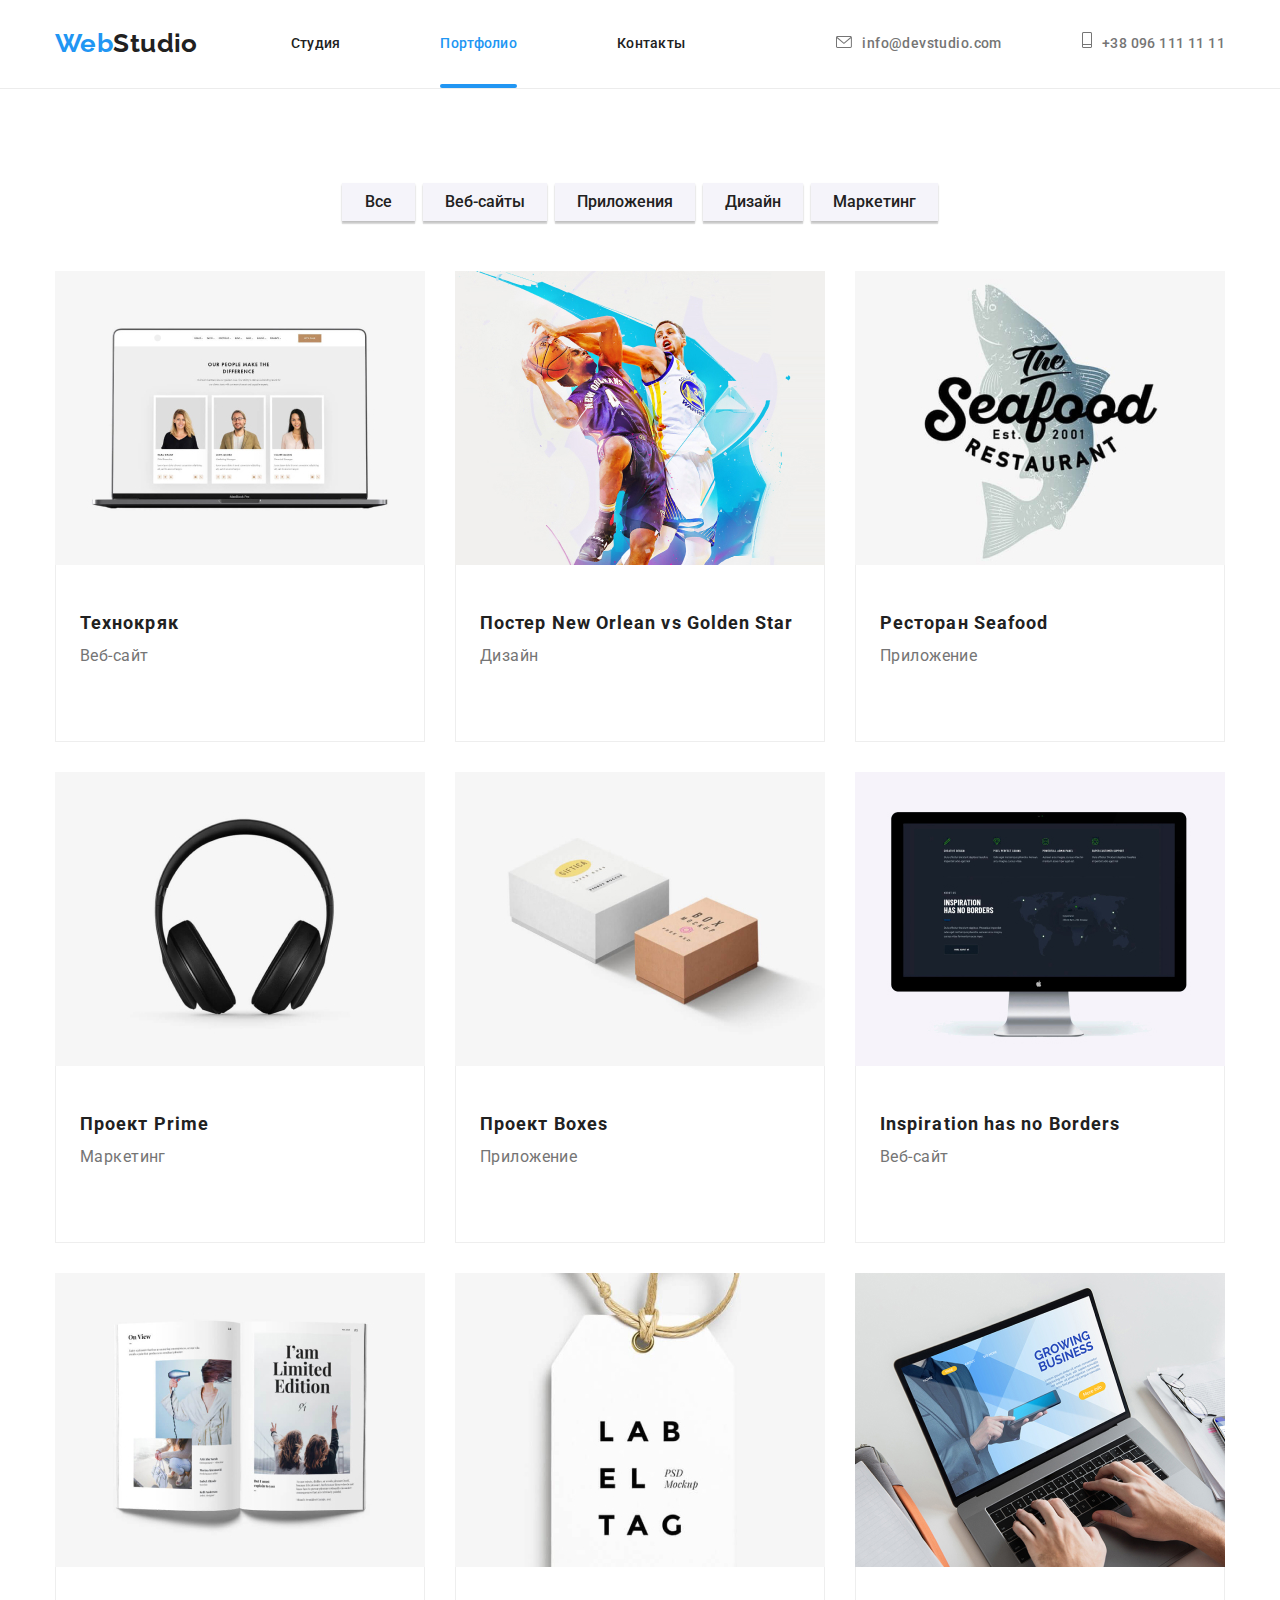
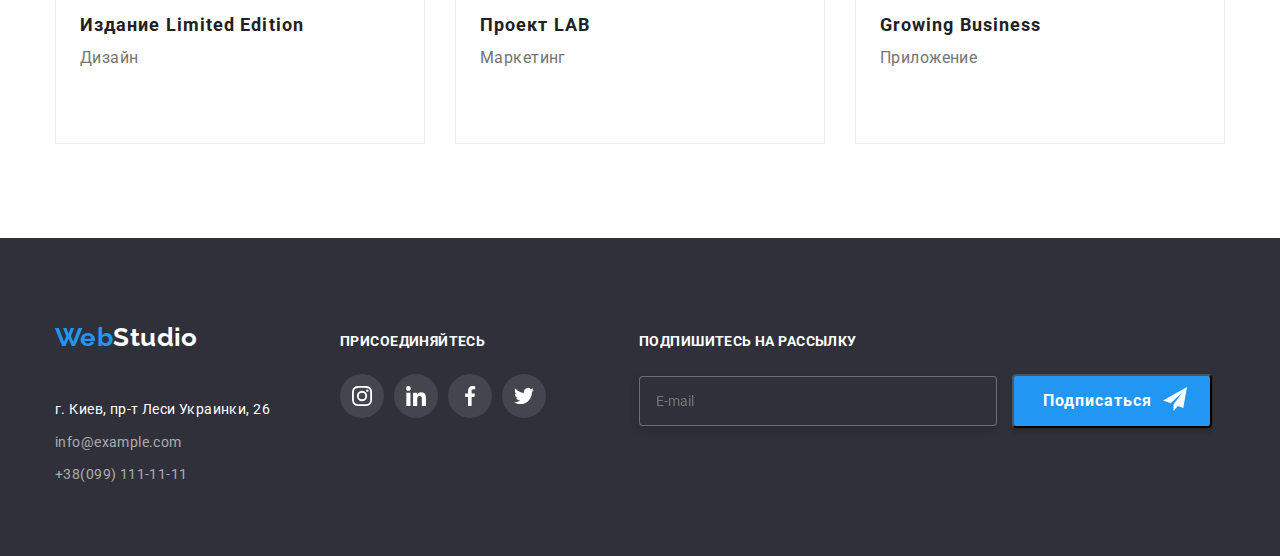
<file: portfolio.html>
<!DOCTYPE html>
<html lang="ru">
<head>
    <meta charset="UTF-8">
    <meta name="viewport" content="width=device-width, initial-scale=1.0">
    <title>Portfolio</title>
    <link href="https://fonts.googleapis.com/css2?family=Roboto:wght@400;700;900&display=swap" rel="stylesheet">
    <link href="https://fonts.googleapis.com/css2?family=Raleway:wght@700&display=swap" rel="stylesheet">
    <link rel="stylesheet" href="https://cdnjs.cloudflare.com/ajax/libs/modern-normalize/1.0.0/modern-normalize.min.css" integrity="sha512-ISS7cAi1PEhQ8jnbJpJZMd29NlhNj4AWYyLOSp2CE/CsHxTCu+r+t0D2yoJudVrd0/8fTVPUVDzY5Tvli75u/g==" crossorigin="anonymous" />
    <link rel="stylesheet" href="./css/main.min.css">
</head>
<body>
    <header class="header">
   
        <div class="container header-container">
           <!--Навигация-->
            <nav class="navigation">
              <a href="./index.html" class="link">
             <p class="link logo logo-header" lang="en"><span class="logo-part">Web</span>Studio</p>
           </a>
       
           <ul class="site-nav list">
             <li class="menu-item"><a href="./index.html" class="link menu-link">Студия</a></li>
             <li class="menu-item"><a href="./portfolio.html" class="link menu-link"><span class="current">Портфолио</span></a></li>
             <li class="menu-item"><a href="#footer" class="link menu-link">Контакты</a></li>
           </ul>
           </nav> 
           
           <ul class="auth-nav list">
             <li class="menu-item"><a href="mailto:info@devstudio.com" class="link contact-link">
               <svg class="email-icon" width="16" height="12">
                 <use xlink:href="./images/spritenew.svg#icon-envelope"></use>
               </svg>info@devstudio.com</a></li>
             <li class="menu-item"><a href="tel:380961111111" class="link contact-link">
               <svg class="email-icon" width="10" height="16"> 
                 <use xlink:href="./images/spritenew.svg#icon-phone"></use>
               </svg>+38 096 111 11 11</a></li>
           </ul>
         
        </div>
       </header>
      
    <main>
       
    <section class="our-projects">
        <div class="container container-top">
            
     <!--Кнопки для разделов-->
        
            <h1 class="visually-hidden">Кнопки навигации для разделов</h1>
            <ul class="list filter-box">
                   <li class="item"><button type="button" class="link filter-button">Все</button></li>
                   <li class="item"><button type="button" class="link filter-button">Веб-сайты</button></li>
                   <li class="item"><button type="button" class="link filter-button">Приложения</button></li>
                   <li class="item"><button type="button" class="link filter-button">Дизайн</button></li>
                   <li class="item"><button type="button" class="link filter-button">Маркетинг</button></li>
               </ul> 
        </div>
       
                
    <!--Наши проекты с фото-->
       <div class="container">
       <h2 class="visually-hidden">Наши проекты</h2>

     
       <ul class="list project-list">
       <li class="our-project-card">
           <a href="" class="link">
           <div class="portfolio-thumb">
             <img src="./images/techno.jpg" alt="Фото сайта">
             <p class="portfolio-overlay">Технокряк это современная площадка распространения коронавируса. Компании используют эту платформу для цифрового
            шпионажа и атак на защищённые сервера конкурентов.</p>
        </div>
        </a>
        <div class="project-card-content">
              <h3 class="title our-project-title">Технокряк</h3>
              <p class="our-project-topic">Веб-сайт</p>
        </div>                        
      </li>
     
      <li class="our-project-card">
          <a href="" class="link"> 
            <div class="portfolio-thumb">
              <img src="./images/poster.jpg" alt="Постер с баскетболистами">
              <p class="portfolio-overlay">Технокряк это современная площадка распространения коронавируса. Компании используют эту платформу для цифрового
                шпионажа и атак на защищённые сервера конкурентов.</p>
              </div>
          </a>
          <div class="project-card-content">
              <h3 class="title our-project-title">Постер New Orlean vs Golden Star</h3>
              <p class="our-project-topic">Дизайн</p>
          </div>                        
      </li>

      <li class="our-project-card">
          <a href="" class="link">
            <div class="portfolio-thumb">
              <img src="./images/seafood.jpg" alt="Лого ресторана">
              <p class="portfolio-overlay">Технокряк это современная площадка распространения коронавируса. Компании используют эту платформу для цифрового
                шпионажа и атак на защищённые сервера конкурентов.</p>
              </div>
          </a>
          <div class="project-card-content">
              <h3 class="title our-project-title">Ресторан Seafood</h3>
              <p class="our-project-topic">Приложение</p>
          </div>                        
      </li>

      <li class="our-project-card">
          <a href="" class="link">
            <div class="portfolio-thumb">
              <img src="./images/prime.jpg" alt="Черные наушники">
              <p class="portfolio-overlay">Технокряк это современная площадка распространения коронавируса. Компании используют эту платформу для цифрового
                шпионажа и атак на защищённые сервера конкурентов.</p>
              </div>
          </a>
          <div class="project-card-content">
              <h3 class="title our-project-title">Проект Prime</h3>
              <p class="our-project-topic">Маркетинг</p>
          </div>                        
      </li>

      <li class="our-project-card">
          <a href="" class="link">
            <div class="portfolio-thumb">
              <img src="./images/boxes.jpg" alt="Две коробки">
              <p class="portfolio-overlay">Технокряк это современная площадка распространения коронавируса. Компании используют эту платформу для цифрового
                шпионажа и атак на защищённые сервера конкурентов.</p>
              </div>
          </a>
          <div class="project-card-content">
              <h3 class="title our-project-title">Проект Boxes</h3>
              <p class="our-project-topic">Приложение</p>
          </div>                        
      </li>

      <li class="our-project-card">
          <a href="" class="link">
            <div class="portfolio-thumb">
              <img src="./images/inspiration.jpg" alt="Монитор компьютера">
              <p class="portfolio-overlay">Технокряк это современная площадка распространения коронавируса. Компании используют эту платформу для цифрового
                шпионажа и атак на защищённые сервера конкурентов.</p>
              </div>
          </a>
          <div class="project-card-content">
              <h3 class="title our-project-title">Inspiration has no Borders</h3>
              <p class="our-project-topic">Веб-сайт</p>
          </div>                        
      </li>

      <li class="our-project-card">
          <a href="" class="link">
            <div class="portfolio-thumb">
              <img src="./images/limited.jpg" alt="Журнал">
              <p class="portfolio-overlay">Технокряк это современная площадка распространения коронавируса. Компании используют эту платформу для цифрового
                шпионажа и атак на защищённые сервера конкурентов.</p>
              </div>
          </a>
          <div class="project-card-content">
              <h3 class="title our-project-title">Издание Limited Edition</h3>
              <p class="our-project-topic">Дизайн</p>
          </div>
      </li>

      <li class="our-project-card">
          <a href="" class="link">
            <div class="portfolio-thumb">
              <img src="./images/lab.jpg" alt="Бирка на веревочке">
              <p class="portfolio-overlay">Технокряк это современная площадка распространения коронавируса. Компании используют эту платформу для цифрового
                шпионажа и атак на защищённые сервера конкурентов.</p>
              </div>
          </a>
          <div class="project-card-content">
              <h3 class="title our-project-title">Проект LAB</h3>
              <p class="our-project-topic">Маркетинг</p>
          </div>
      </li>

      <li class="our-project-card">
          <a href="" class="link">
            <div class="portfolio-thumb">
              <img src="./images/business.jpg" alt="Человек печатает текст на ноутбуке">
              <p class="portfolio-overlay">Технокряк это современная площадка распространения коронавируса. Компании используют эту платформу для цифрового
                шпионажа и атак на защищённые сервера конкурентов.</p>
              </div>
          </a>
          <div class="project-card-content">
              <h3 class="title our-project-title">Growing Business</h3>
              <p class="our-project-topic">Приложение</p>
          </div>
      </li>

  </ul>
       
    </div>
  
            
</section>
    
</main>

    
    <!--Подвал сайта--> 
    <footer class="dark-background footer-box" id="footer">
        <div class="container footer-container">
        <div>
          <!--Логотип-->
          <a href="./index.html" class="link"> </a>
          <p class="link footer-logo" lang="en"><span class="logo-part">Web</span>Studio</p>
    
         <!--Адрес-->
        <address class="footer-address">
          <ul class="list">
          <li>
            <p class="link">г. Киев, пр-т Леси Украинки, 26</p>
          </li>
           <li class="footer-contacts">
             <a id="email" class="link list" href="mailto:info@example.com">info@example.com</a>
            </li> 
           <li class="footer-contacts"> 
             <a id="tel" class="link list" href="tel:+380991111111">+38(099) 111-11-11</a>
            </li>
          </ul>
  
        </address>
      </div>
          
  
        <!--Присоединяйтесь-->
        
        <div class="join-us">
          <h3 class="title-join-us">Присоединяйтесь</h3>
          <ul class="list social-box-footer">
            <li class="social-list">
              <a href="https://instagram.com" class="socialmedia footer">
                <svg class="socialmedia-icon">
                <use xlink:href="./images/spritenew.svg#icon-instagram"></use>
            </svg></a>
            </li>
            
            <li class="social-list">
              <a href="https://twitter.com" class="socialmedia footer">
                <svg class="socialmedia-icon">
                <use xlink:href="./images/spritenew.svg#icon-twitter"></use>
            </svg></a>
            </li>
    
            <li class="social-list"> 
              <a href="https://facebook.com" class="socialmedia footer">
                <svg class="socialmedia-icon">
                <use xlink:href="./images/spritenew.svg#icon-facebook"></use>
            </svg></a>
            </li>
    
            <li class="social-list">
              <a href="https://linkedin.com" class="socialmedia footer">
                <svg class="socialmedia-icon">
                <use xlink:href="./images/spritenew.svg#icon-linkedin"></use>
            </svg></a>
            </li>
          </ul>
    
        </div>
        
        <!--Подпишитесь на рассылку-->
        <div class="submit">
          <h3 class="title-join-us">Подпишитесь на рассылку</h3>
          <form autocomplete="on">
          <input type="email" name="mail" class="sign-input" placeholder="E-mail" required>
          <button type="submit" class="button button-sign">Подписаться
            <svg class="submit-icon"> 
            <use xlink:href="./images/iconform.svg#icon-send"></use>
          </svg></button>
          </form>
        </div>

      </div>

  
      </footer>
     
       
</body>
</html>
</file>
<file: css/main.min.css>
/*! normalize.css v8.0.1 | MIT License | github.com/necolas/normalize.css */html{line-height:1.15;-webkit-text-size-adjust:100%}body{margin:0}main{display:block}h1{font-size:2em;margin:0.67em 0}hr{-webkit-box-sizing:content-box;box-sizing:content-box;height:0;overflow:visible}pre{font-family:monospace, monospace;font-size:1em}a{background-color:transparent}abbr[title]{border-bottom:none;text-decoration:underline;-webkit-text-decoration:underline dotted;text-decoration:underline dotted}b,strong{font-weight:bolder}code,kbd,samp{font-family:monospace, monospace;font-size:1em}small{font-size:80%}sub,sup{font-size:75%;line-height:0;position:relative;vertical-align:baseline}sub{bottom:-0.25em}sup{top:-0.5em}img{border-style:none}button,input,optgroup,select,textarea{font-family:inherit;font-size:100%;line-height:1.15;margin:0}button,input{overflow:visible}button,select{text-transform:none}button,[type="button"],[type="reset"],[type="submit"]{-webkit-appearance:button}button::-moz-focus-inner,[type="button"]::-moz-focus-inner,[type="reset"]::-moz-focus-inner,[type="submit"]::-moz-focus-inner{border-style:none;padding:0}button:-moz-focusring,[type="button"]:-moz-focusring,[type="reset"]:-moz-focusring,[type="submit"]:-moz-focusring{outline:1px dotted ButtonText}fieldset{padding:0.35em 0.75em 0.625em}legend{-webkit-box-sizing:border-box;box-sizing:border-box;color:inherit;display:table;max-width:100%;padding:0;white-space:normal}progress{vertical-align:baseline}textarea{overflow:auto}[type="checkbox"],[type="radio"]{-webkit-box-sizing:border-box;box-sizing:border-box;padding:0}[type="number"]::-webkit-inner-spin-button,[type="number"]::-webkit-outer-spin-button{height:auto}[type="search"]{-webkit-appearance:textfield;outline-offset:-2px}[type="search"]::-webkit-search-decoration{-webkit-appearance:none}::-webkit-file-upload-button{-webkit-appearance:button;font:inherit}details{display:block}summary{display:list-item}template{display:none}[hidden]{display:none}.visually-hidden{position:absolute !important;clip:rect(1px 1px 1px 1px);clip:rect(1px, 1px, 1px, 1px);padding:0 !important;border:0 !important;height:1px !important;width:1px !important;overflow:hidden}.link:hover,.link:focus,.menu-link:hover,.menu-link:focus,.contact-link:hover,.contact-link:focus,.contact-link:hover .email-icon,.button:hover,.button:focus,.features-overlay:hover,.features-overlay:focus,.socialmedia:hover,.socialmedia:focus,.clients-logo:hover,.clients-logo:focus,.submit-icon,.filter-button:hover,.filter-button:focus,.close-modal:hover,.close-modal:focus,.input-wrapper:focus-within>.form-icon,.input-wrapper:focus-within>.form-input,.form-field:focus-within .form-textarea,.checkbox:checked+.checkbox-icon,.our-project-card:hover,.our-project-card:focus,.our-project-card:hover .portfolio-overlay,.our-project-card .link:focus .portfolio-overlay{transition-duration:250ms;transition-timing-function:cubic-bezier(0.4, 0, 0.2, 1)}html{box-sizing:border-box}*,*::before,*::after{box-sizing:inherit}body{font-family:"Roboto", sans-serif;font-size:14px;line-height:1.71;letter-spacing:0.03em;color:#757575;background-color:#fff}textarea{resize:none}address{font-style:normal}img{display:block;max-width:100%;height:auto}h1,h2,h3,p{margin:0}p{margin-bottom:50px}.container{width:1200px;padding-left:15px;padding-right:15px;margin-right:auto;margin-left:auto}.list{margin:0;padding:0;list-style:none}.navigation{display:flex;align-items:center;margin-right:auto}.section-title{margin-bottom:50px;color:#212121;font-size:36px;line-height:1.17;text-align:center}.flexbox{display:flex;justify-content:space-between}.current{color:#2196f3;position:relative;padding-bottom:0}.current::after{position:absolute;display:block;content:"";width:100%;height:4px;border-radius:2px;margin-left:auto;margin-right:auto;background-color:#2196f3;margin-top:28px}.dark-background{background:#2f303a;color:#fff}.link{color:#212121;text-decoration:none}.link:hover,.link:focus{color:#2196f3;text-decoration:underline}.header{align-items:center;background-color:#fff;border-bottom:1px solid #ececec}.header .logo{margin-right:93px}.header-container{display:flex;justify-content:flex-end;align-items:center;min-height:80px}.logo-header,.footer-logo{margin-bottom:0;padding-top:24px;padding-bottom:25px;font-family:Raleway;font-style:normal;font-weight:bold;font-size:26px;line-height:1.19;color:#212121}.logo-part{color:#2196f3}.logo-header{color:#212121}.footer-logo{color:#fff;display:inline-block;margin-bottom:20px}.site-nav{display:inline-flex;margin-top:32px;margin-bottom:32px}.menu-item:not(:last-child){margin-right:50px}.site-nav .menu-item+.menu-item{margin-left:50px}.menu-link{font-weight:500;line-height:1.314;letter-spacing:0.02em;color:#212121}.menu-link:hover,.menu-link:focus{color:#2196f3;text-decoration:none}.auth-nav{display:inline-flex;margin-top:32px;margin-bottom:32px}.auth-nav .link{padding-top:32px;padding-bottom:32px;color:#757575}.email-icon{margin-right:10px;fill:#757575}.auth-nav .contact-link{margin-left:30px;font-weight:500}.contact-link:hover,.contact-link:focus{color:#2196f3}.contact-link:hover .email-icon,.contact-link:focus{fill:#2196f3}.head-line{border-bottom:1px solid #757575}.hero-section{max-width:1600px;margin-left:auto;margin-right:auto;margin-bottom:94px;background-image:linear-gradient(to right, rgba(47,48,58,0.4), rgba(47,48,58,0.4)),url("../images/img.jpg");background-color:#2f303a}.hero-container{max-width:690px;padding-top:200px;padding-bottom:200px;text-align:center;letter-spacing:0.06em}.hero-container .hero-title{display:inline-block;margin-bottom:30px;max-width:696px;color:#fff;font-size:44px;font-weight:900;line-height:1.36;letter-spacing:0.06em;text-transform:uppercase}.button{display:inline-block;padding:10px 32px;min-width:200px;border-radius:4px;box-shadow:0px 4px 4px rgba(0,0,0,0.15);font-family:inherit;font-weight:700;font-size:16px;line-height:1.87;text-align:center;letter-spacing:0.06em;color:#fff;background-color:#2196f3;align-items:center}.button:hover,.button:focus{color:#fff;background-color:#2196f3}.about-section{display:flex}.about-section .about-title{font-size:14px;text-transform:uppercase;margin-bottom:10px;color:#212121}.about-section .about-info{color:#757575;line-height:1.7}.about-section .list-item{max-width:270px;margin-right:30px}.about-section .list-item .list-item:last-child{margin-right:0}.about-section .list-item::before{content:"";display:block;height:120px;margin-bottom:30px;background-size:auto;background-repeat:no-repeat;background-position:center;background-color:#f5f4fa;border-radius:4px}.icon-antenna::before{background-image:url(../images/icon/antenna.svg)}.icon-clock::before{background-image:url(../images/icon/clock.svg)}.icon-diagram::before{background-image:url(../images/icon/diagram.svg)}.icon-astronaut::before{background-image:url(../images/icon/astronaut.svg)}.features-section{padding-top:0;padding-bottom:94px}.features-section .section-title{margin-bottom:50px}.features-list{display:flex;flex-wrap:wrap;margin-top:-30px;margin-left:-30px}.features-item{padding-bottom:0;margin-top:30px;margin-left:30px;flex-basis:calc(100% / 3 - 30px)}.features-thumb{position:relative}.features-overlay{position:absolute;width:100%;left:0;bottom:0;padding:27px 0;margin-bottom:0;font-weight:700;font-size:14px;line-height:1.14;text-align:center;text-transform:uppercase;color:#fff;background-color:rgba(47,48,58,0.8)}.features-overlay:hover,.features-overlay:focus{border:1px solid #2196f3}.team{padding-left:0;padding-right:0;padding-top:94px;padding-bottom:94px;background-color:#f5f4fa;color:#212121;width:auto}.team h3{font-size:16px;line-height:1.187;text-align:center;letter-spacing:0.03em;margin-top:30px;margin-bottom:10px;font-style:normal}.team p{color:#757575;font-size:16px;font-weight:normal;line-height:1.19;text-align:center;letter-spacing:0.03em;margin-bottom:30px}.team .list{display:flex}.team-item{text-align:center;background-color:#fff;box-shadow:0px 1px 3px rgba(0,0,0,0.12),0px 1px 1px rgba(0,0,0,0.14),0px 2px 1px rgba(0,0,0,0.2);border-radius:0px 0px 4px 4px}.team .team-item+.team-item{margin-left:30px}.social-box{display:flex;padding-left:32px;padding-right:32px;margin-top:16px}.social-list:not(:last-child){margin-right:10px}.socialmedia{display:inline-flex;width:44px;height:44px;justify-content:center;align-items:center;margin-bottom:30px;border-radius:50%;background-size:20px;background-repeat:no-repeat;fill:#afb1b8}.socialmedia:hover,.socialmedia:focus{background-color:#2196f3;fill:#fff}.socialmedia-icon{width:20px;height:20px}.clients-box{display:flex}.clients-box .list-item:not(:last-child){margin-right:30px}.clients-title{margin-top:94px}.clients-logo{display:inline-flex;align-items:center;justify-content:center;width:170px;height:90px;border:1px solid #afb1b8;border-radius:4px;fill:#afb1b8}.clients-logo:hover,.clients-logo:focus{fill:#2196f3;border:1px solid #2196f3}.footer-box{background-color:#2f303a}.footer-container{display:flex;align-items:baseline;margin-top:94px;padding-top:60px;padding-bottom:60px}.footer-address{font-weight:400;text-align:left}.footer-address .link{color:#fff;margin-bottom:9px;display:inline-block;font-style:normal}.footer-contacts .link{color:rgba(255,255,255,0.6)}.join-us{margin-left:70px}.title-join-us{font-weight:700;font-size:14px;text-transform:uppercase;color:#fff;margin-bottom:20px}.social-box-footer{display:flex}.footer{background:rgba(255,255,255,0.1);fill:#fff}.submit{margin-left:93px}.button-sign{position:relative;padding-left:29px;padding-right:10px;width:200px;min-height:50px;text-align:left;line-height:1.875}.sign-input{color:rgba(255,255,255,0.6);width:358px;height:50px;border:1px solid rgba(255,255,255,0.3);box-sizing:border-box;filter:drop-shadow(0px 4px 4px rgba(0,0,0,0.15));border-radius:4px;background-color:#2f303a;margin-right:12px;padding-left:16px}.submit-icon{position:absolute;fill:#fff;display:inline-flex;width:24px;height:24px;top:11px;right:23px}.container .container-top{max-width:1200px}.filter-box{display:flex;justify-content:center;margin-bottom:50px}.filter-box .item{display:inline-block;align-items:center}.item{font-style:normal;font-weight:500;font-size:16px;line-height:1.62;text-align:center;letter-spacing:0.03em}.filter-box .item:not(:last-child){margin-right:8px}.filter-button{padding:6px 22px;color:#212121;background:#f5f4fa;font-weight:500;font-size:16px;line-height:1.625;min-width:73px;border:none;box-shadow:0px 3px 1px rgba(0,0,0,0.1),0px 1px 2px rgba(0,0,0,0.08),0px 2px 2px rgba(0,0,0,0.12)}.filter-button:hover,.filter-button:focus{background-color:#f5f4fa;color:#212121;border:1px solid #2196f3}.backdrop{position:fixed;top:0;left:0;width:100%;height:100%;background:rgba(0,0,0,0.2);opacity:1;transition:opacity 400ms cubic-bezier(0.4, 0, 0.2, 1)}.backdrop.is-hidden{opacity:0;pointer-events:none}.modal{position:absolute;top:50%;left:50%;min-width:528px;min-height:581px;padding:40px;background-color:#fff;box-shadow:0px 1px 3px rgba(0,0,0,0.12),0px 1px 1px rgba(0,0,0,0.14),0px 2px 1px rgba(0,0,0,0.2);border-radius:4px;transform:translate(-50%, -50%) scale(1);transition:transform 350ms cubic-bezier(0.4, 0, 0.2, 1)}.close-modal{position:absolute;top:8px;right:8px;border:1px solid rgba(0,0,0,0.1);border-radius:50px;display:flex;justify-content:center;align-items:center;width:30px;height:30px;margin:0;padding:0;background-color:#fff;cursor:pointer}.close-modal:hover,.close-modal:focus{fill:#2196f3;border-color:#2196f3;background-color:#fff}.form{width:448px;margin-left:auto;margin-right:auto}.form-title{font-style:normal;font-size:20px;line-height:1.15;text-align:center;color:#212121;margin-bottom:12px}.form-field{display:flex;flex-direction:column;margin-bottom:20px}.form-field label{margin-bottom:4px}.form-field input,textarea{border:1px solid rgba(33,33,33,0.2);box-sizing:border-box;border-radius:4px;margin:0;padding:12px 16px}.form-field input::placeholder{background:#fff}.form-input{width:100%;padding-left:45px}.form-button{display:block;margin:0 auto;border-color:#2196f3}.input-wrapper{position:relative}.input-wrapper .form-input{padding-left:45px}.input-wrapper:focus-within>.form-icon{fill:#2196f3}.input-wrapper:focus-within>.form-input{outline:none;border:1px solid #2196f3}.form-field:focus-within .form-textarea{outline:none;border:1px solid #2196f3}.man-icon{position:absolute;top:14px;left:15px}.call-icon{position:absolute;top:13px;left:14px}.mail-icon{position:absolute;top:14px;left:13px}.policy-field{display:flex;align-items:center;justify-content:center}.policy-lable{display:inline-flex;align-items:center;line-height:1.71;margin-bottom:30px}.policy-link{color:#2196f3;margin-left:4px}.checkbox{-webkit-appearance:none;-moz-appearance:none;appearance:none}.checkbox:checked+.checkbox-icon{border-color:#2196f3;background-color:#2196f3;background-image:url(../images/check.svg);background-size:contain;background-origin:border-box}.checkbox-icon{display:inline-block;margin-right:7px;width:16px;height:15px;border:2px solid #212121;border-radius:2px;cursor:pointer}.checkbox{-webkit-appearance:none;-moz-appearance:none;appearance:none;margin-right:9px}.checkbox:checked+.checkbox-icon{border-color:#2196f3;background-color:#2196f3;background-image:url(../images/check.svg);background-size:contain;background-origin:border-box}.checkbox-icon{display:inline-block;margin-right:7px;width:16px;height:15px;border:2px solid #212121;border-radius:2px;cursor:pointer}.our-projects{padding-top:94px}.project-list{display:flex;flex-wrap:wrap}.our-project-card:not(:nth-child(3n)){margin-right:30px}.our-project-card:not(:nth-last-child(-n+3)){margin-bottom:30px}.our-project-card:hover,.our-project-card:focus{box-shadow:0px 1px 1px rgba(0,0,0,0.12),0px 4px 4px rgba(0,0,0,0.06),1px 4px 6px rgba(0,0,0,0.16)}.our-project-card:hover .portfolio-overlay,.our-project-card .link:focus .portfolio-overlay{transform:translateX(0)}.project-card-content{border-right:1px solid #eee;border-bottom:1px solid #eee;border-left:1px solid #eee;padding:20px 24px}.our-project-title{margin-top:20px;font-size:18px;line-height:2;letter-spacing:0.06em;color:#212121}.our-project-topic{font-size:16px;line-height:1.87}.portfolio-thumb{position:relative;overflow:hidden}.portfolio-overlay{position:absolute;top:0;left:0;width:100%;height:100%;transform:translateY(100%);transition:transform 250ms ease;margin-bottom:0;padding:63px 24px;font-size:18px;line-height:1.56;color:#fff;background-color:rgba(33,150,243,0.9)}
/*# sourceMappingURL=main.min.css.map */
</file>
